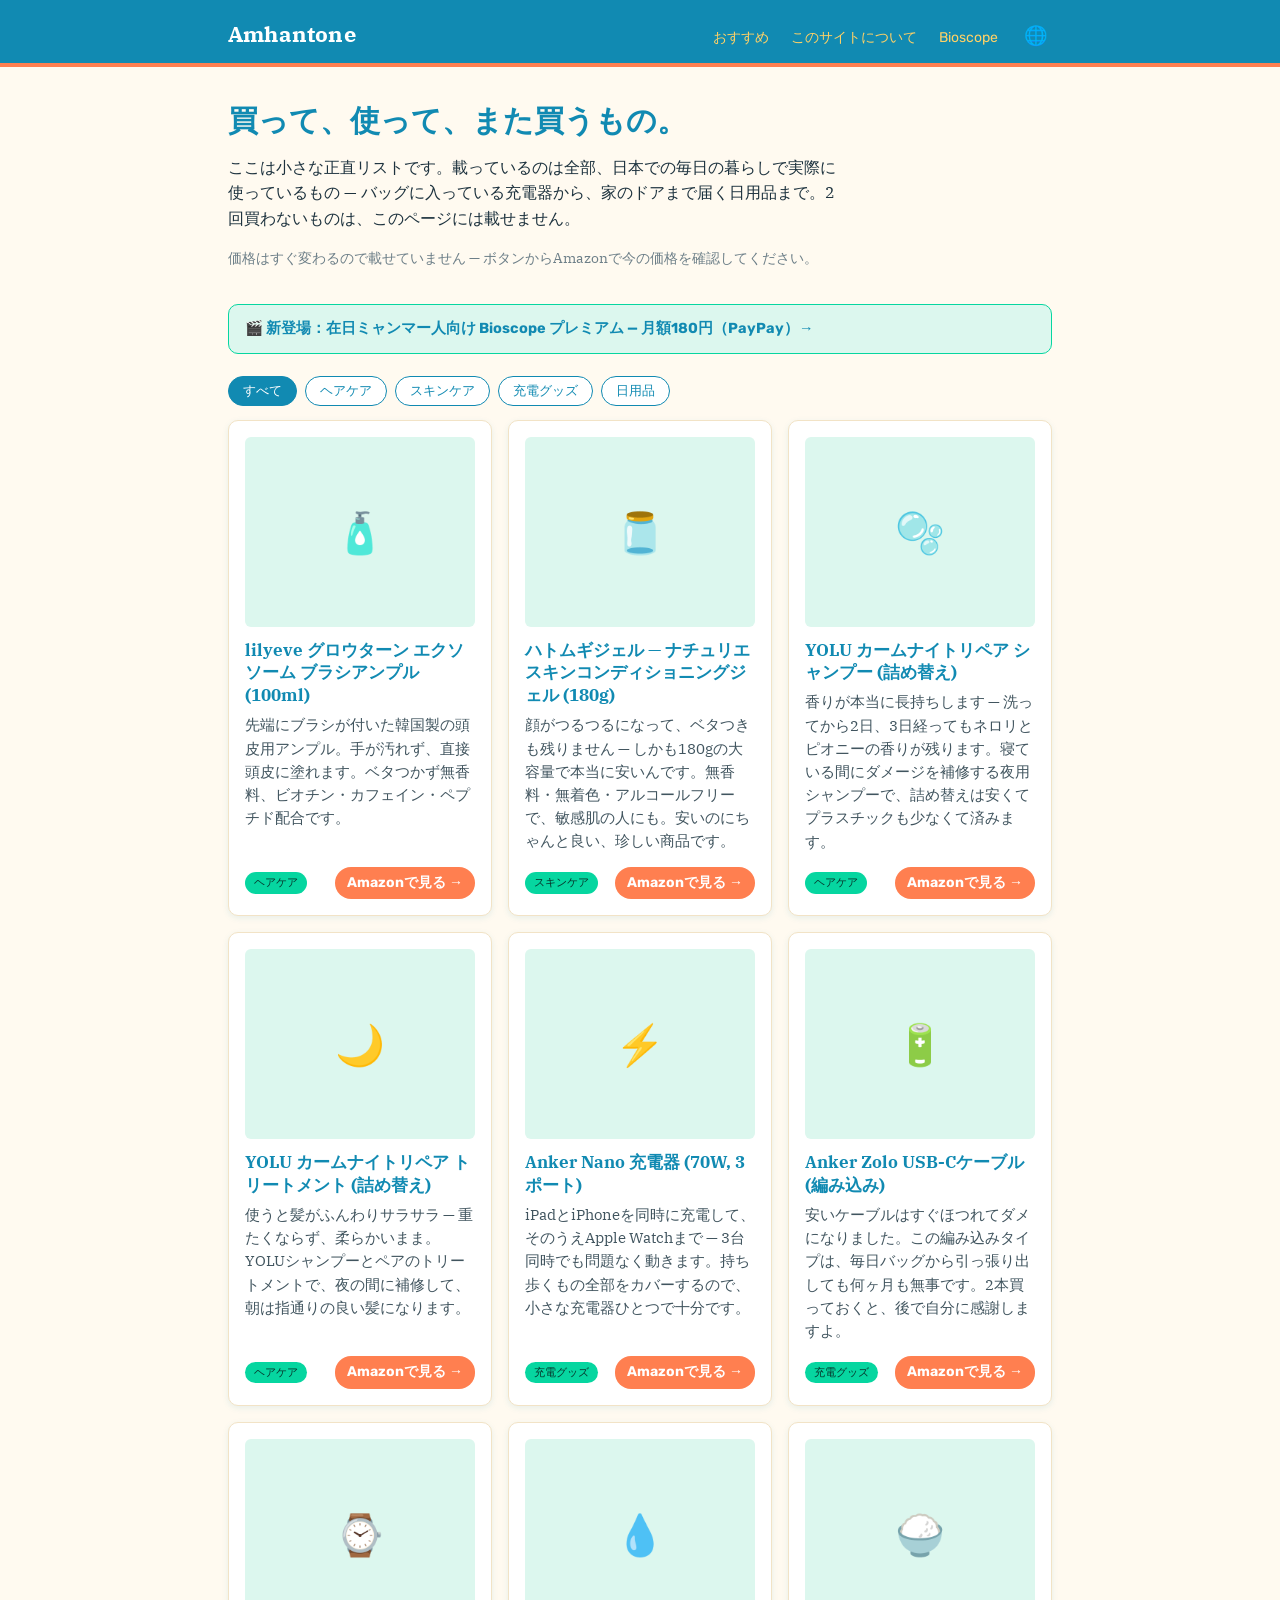
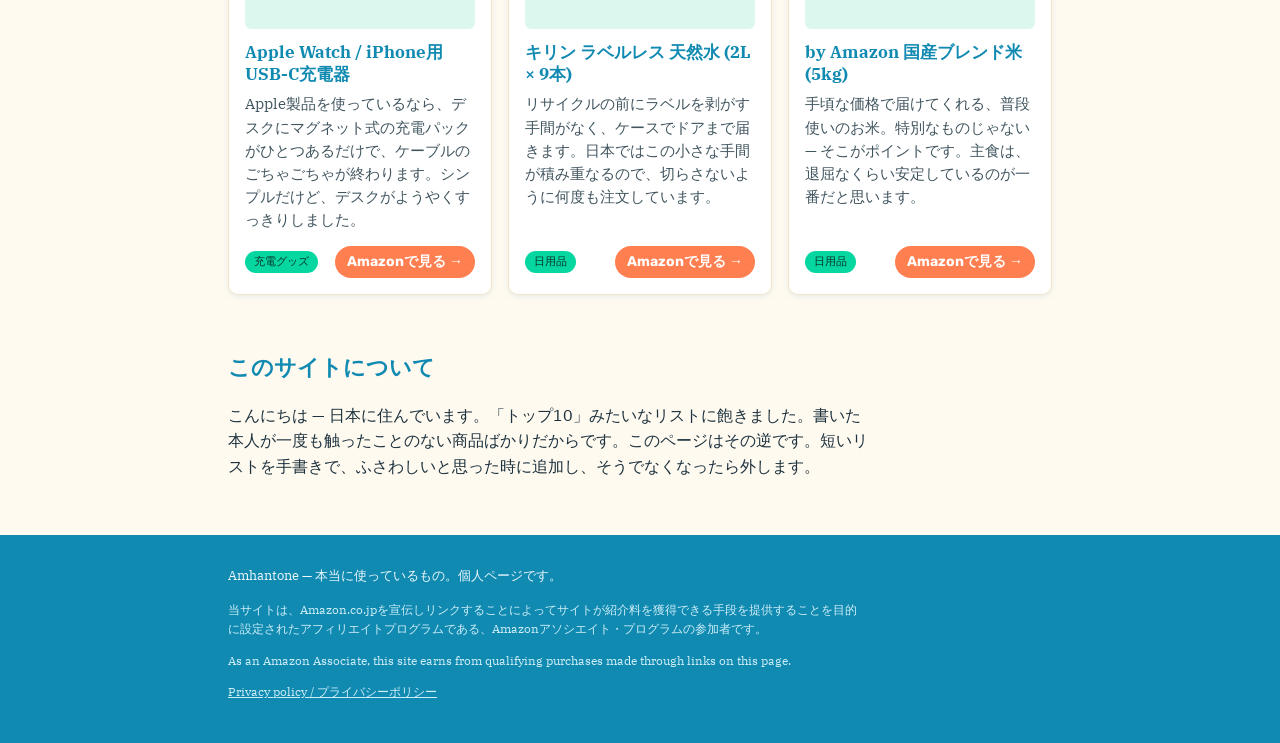
<file: index.html>
<!DOCTYPE html>
<html lang="en">
<head>
<meta charset="UTF-8">
<meta name="viewport" content="width=device-width, initial-scale=1.0">
<title>Amhantone — stuff I actually use</title>
<meta name="description" content="A short list of everyday things I actually buy and use, mostly from Amazon Japan. No hype, just notes.">
<link rel="stylesheet" href="style.css">
<link rel="preconnect" href="https://fonts.googleapis.com">
<link rel="preconnect" href="https://fonts.gstatic.com" crossorigin>
<link href="https://fonts.googleapis.com/css2?family=IBM+Plex+Serif:ital,wght@0,100;0,200;0,300;0,400;0,500;0,600;0,700;1,100;1,200;1,300;1,400;1,500;1,600;1,700&family=Rubik:ital,wght@0,300..900;1,300..900&display=swap" rel="stylesheet">
<!-- Google AdSense — site verification + ad loading. Owner preference: normal, non-adult ads only (sensitive categories to be blocked in the AdSense dashboard: Blocking controls). -->
<script async src="https://pagead2.googlesyndication.com/pagead/js/adsbygoogle.js?client=ca-pub-2528882598466223"
     crossorigin="anonymous"></script>
</head>
<body>

<header>
  <div class="wrap">
    <a class="site-title" href="index.html">Amhantone</a>
    <nav>
      <a href="#picks" id="t-picks">Picks</a>
      <a href="#about" id="t-about">About</a>
      <a href="bioscope.html">Bioscope</a>
      <span class="lang-menu">
        <button type="button" id="lang-btn" title="Language / 言語" aria-haspopup="true" aria-expanded="false">🌐</button>
        <span class="lang-pop" id="lang-pop" hidden>
          <button type="button" data-lang="en">English</button>
          <button type="button" data-lang="ja">日本語</button>
        </span>
      </span>
    </nav>
  </div>
</header>

<main class="wrap">

  <section class="intro">
    <h1 id="t-h1">Things I buy, use, and buy again.</h1>
    <p id="t-intro">This is a small, honest list. Everything here is something I use in my
    daily life in Japan — chargers that live in my bag, staples that show up
    at my door. If I wouldn't buy it twice, it's not on this page.</p>
    <p class="muted" id="t-prices">Prices change all the time, so I don't list them — the
    button takes you to Amazon to check the current one.</p>
  </section>

  <p style="background:#dcf7ee; border:1px solid #06d6a0; border-radius:10px; padding:12px 16px; font-family:'Rubik', Arial, sans-serif; font-size:14.5px;">
    <a id="t-bio" href="bioscope.html" style="color:#118ab2; font-weight:bold; text-decoration:none;">🎬 New: Bioscope Premium for Myanmar in Japan — ¥180/month via PayPay →</a>
  </p>

  <!-- AdSense: ONE small banner in normal flow — never sticky, never a pop-up.
       Stays completely hidden until a publisher ID is set in ads.js. -->
  <div id="ad-slot" class="ad-slot" hidden></div>

  <section id="picks">
    <div class="filters" id="filters"></div>
    <div class="grid" id="grid"></div>
  </section>

  <section id="about">
    <h2 id="t-about-h">About this site</h2>
    <p id="t-about-p">Hi — I live in Japan and I got tired of "top 10" lists written by
    people who never touched the products. This page is the opposite: a
    short list, written by hand, updated when something earns its place
    or loses it.</p>
  </section>

</main>

<footer>
  <div class="wrap">
    <p id="t-foot">Amhantone — stuff I actually use. A personal page.</p>
    <p class="disclosure">当サイトは、Amazon.co.jpを宣伝しリンクすることによってサイトが紹介料を獲得できる手段を提供することを目的に設定されたアフィリエイトプログラムである、Amazonアソシエイト・プログラムの参加者です。</p>
    <p class="disclosure">As an Amazon Associate, this site earns from qualifying purchases made through links on this page.</p>
    <p class="disclosure"><a href="privacy.html" style="color:#cdeef7;">Privacy policy / プライバシーポリシー</a></p>
  </div>
</footer>

<script src="products.js?v=12"></script>
<script src="ads.js?v=1"></script>
<script>
  function withTag(url) {
    // Short links from Associates Central already carry the tag — use them exactly as given.
    if (url.indexOf("link.amazon") !== -1) return url;
    if (!AFFILIATE_TAG || AFFILIATE_TAG === "YOURTAG-22") return url;
    var sep = url.indexOf("?") === -1 ? "?" : "&";
    return url + sep + "tag=" + encodeURIComponent(AFFILIATE_TAG);
  }

  // ---- Language (EN / 日本語) ----
  var STRINGS = {
    en: {
      title: "Amhantone — stuff I actually use",
      picks: "Picks", about: "About",
      h1: "Things I buy, use, and buy again.",
      intro: "This is a small, honest list. Everything here is something I use in my daily life in Japan — chargers that live in my bag, staples that show up at my door. If I wouldn't buy it twice, it's not on this page.",
      prices: "Prices change all the time, so I don't list them — the button takes you to Amazon to check the current one.",
      aboutH: "About this site",
      aboutP: "Hi — I live in Japan and I got tired of \"top 10\" lists written by people who never touched the products. This page is the opposite: a short list, written by hand, updated when something earns its place or loses it.",
      foot: "Amhantone — stuff I actually use. A personal page.",
      bio: "🎬 New: Bioscope Premium for Myanmar in Japan — ¥180/month via PayPay →",
      buy: "View on Amazon →",
      cats: { "All": "All", "Hair care": "Hair care", "Skin care": "Skin care", "Charging": "Charging", "Home": "Home" }
    },
    ja: {
      title: "Amhantone — 本当に使っているもの",
      picks: "おすすめ", about: "このサイトについて",
      h1: "買って、使って、また買うもの。",
      intro: "ここは小さな正直リストです。載っているのは全部、日本での毎日の暮らしで実際に使っているもの — バッグに入っている充電器から、家のドアまで届く日用品まで。2回買わないものは、このページには載せません。",
      prices: "価格はすぐ変わるので載せていません — ボタンからAmazonで今の価格を確認してください。",
      aboutH: "このサイトについて",
      aboutP: "こんにちは — 日本に住んでいます。「トップ10」みたいなリストに飽きました。書いた本人が一度も触ったことのない商品ばかりだからです。このページはその逆です。短いリストを手書きで、ふさわしいと思った時に追加し、そうでなくなったら外します。",
      foot: "Amhantone — 本当に使っているもの。個人ページです。",
      bio: "🎬 新登場：在日ミャンマー人向け Bioscope プレミアム — 月額180円（PayPay）→",
      buy: "Amazonで見る →",
      cats: { "All": "すべて", "Hair care": "ヘアケア", "Skin care": "スキンケア", "Charging": "充電グッズ", "Home": "日用品" }
    },
    my: {
      title: "Amhantone — တကယ်သုံးနေတဲ့ပစ္စည်းများ",
      picks: "ရွေးချယ်မှု", about: "ဒီဆိုက်အကြောင်း",
      h1: "ဝယ်တယ်၊ သုံးတယ်၊ ပြန်ဝယ်တယ်။",
      intro: "ဒါဟာ သေးငယ်ပေမယ့် ရိုးသားတဲ့ စာရင်းတစ်ခုပါ။ ဒီမှာပါတာအားလုံးဟာ ဂျပန်မှာ နေ့စဉ်ဘဝထဲ တကယ်သုံးနေတဲ့ပစ္စည်းတွေပါ — အိတ်ထဲမှာ အမြဲပါတဲ့ အားသွင်းကိရိယာတွေကနေ အိမ်တံခါးဆီ ရောက်လာတဲ့ နေ့သုံးပစ္စည်းတွေအထိ။ နှစ်ခါပြန်မဝယ်မယ့်ပစ္စည်းဆိုရင် ဒီစာမျက်နှာမှာ မပါပါဘူး။",
      prices: "ဈေးနှုန်းတွေက အမြဲပြောင်းနေတာမို့ မရေးထားပါဘူး — ခလုတ်ကိုနှိပ်ပြီး Amazon မှာ လက်ရှိဈေးကို စစ်ကြည့်ပါ။",
      aboutH: "ဒီဆိုက်အကြောင်း",
      aboutP: "မင်္ဂလာပါ — ကျွန်တော် ဂျပန်မှာ နေပါတယ်။ ကိုယ်တိုင်တစ်ခါမှ မထိဖူးတဲ့ ပစ္စည်းတွေအကြောင်း ရေးထားတဲ့ \"ထိပ်ဆုံး ၁၀ ခု\" စာရင်းတွေကို ငြီးငွေ့လာလို့ပါ။ ဒီစာမျက်နှာက အဲဒါနဲ့ ဆန့်ကျင်ဘက်ပါ — တိုတောင်းတဲ့စာရင်း၊ လက်နဲ့ရေးထားတာ၊ ပစ္စည်းတစ်ခုက နေရာရထိုက်တဲ့အခါ ထည့်ပြီး၊ မရထိုက်တော့တဲ့အခါ ဖြုတ်ပါတယ်။",
      foot: "Amhantone — တကယ်သုံးနေတဲ့ပစ္စည်းများ။ ကိုယ်ပိုင်စာမျက်နှာပါ။",
      buy: "Amazon မှာ ကြည့်ရန် →",
      cats: { "All": "အားလုံး", "Hair care": "ဆံပင်စောင့်ရှောက်မှု", "Skin care": "အသားအရေစောင့်ရှောက်မှု", "Charging": "အားသွင်းပစ္စည်းများ", "Home": "အိမ်သုံးပစ္စည်းများ" }
    }
  };

  var lang = "ja";
  try {
    var saved = localStorage.getItem("amhantone-lang");
    if (saved === "en" || saved === "ja") lang = saved;
  } catch (e) {}

  var grid = document.getElementById("grid");
  var filters = document.getElementById("filters");
  var cats = ["All"];
  PRODUCTS.forEach(function (p) {
    if (cats.indexOf(p.category) === -1) cats.push(p.category);
  });
  var currentCat = "All";

  function catLabel(c) {
    return STRINGS[lang].cats[c] || c;
  }

  function render(cat) {
    currentCat = cat;
    grid.innerHTML = "";
    PRODUCTS.filter(function (p) {
      return cat === "All" || p.category === cat;
    }).forEach(function (p) {
      var name = p["name_" + lang] || p.name;
      var note = p["note_" + lang] || p.note;
      var card = document.createElement("article");
      card.className = "card";
      card.innerHTML =
        '<div class="ph"><div class="tile">' + p.emoji + "</div>" +
          (p.img ? '<img class="pimg" loading="lazy" alt="" src="' + p.img + '" onerror="this.remove()">' : "") +
        "</div>" +
        "<h3>" + name + "</h3>" +
        '<p class="note">' + note + "</p>" +
        '<div class="card-foot">' +
          '<span class="pill">' + catLabel(p.category) + "</span>" +
          '<a class="buy" target="_blank" rel="nofollow sponsored noopener" href="' +
            withTag(p.link) + '">' + STRINGS[lang].buy + "</a>" +
        "</div>";
      grid.appendChild(card);
    });
  }

  function buildFilters() {
    filters.innerHTML = "";
    cats.forEach(function (c) {
      var b = document.createElement("button");
      b.textContent = catLabel(c);
      if (c === currentCat) b.className = "active";
      b.onclick = function () {
        filters.querySelectorAll("button").forEach(function (x) { x.className = ""; });
        b.className = "active";
        render(c);
      };
      filters.appendChild(b);
    });
  }

  function setLang(l) {
    lang = l;
    try { localStorage.setItem("amhantone-lang", l); } catch (e) {}
    var s = STRINGS[l];
    document.documentElement.lang = l;
    document.title = s.title;
    document.getElementById("t-picks").textContent = s.picks;
    document.getElementById("t-about").textContent = s.about;
    document.getElementById("t-h1").textContent = s.h1;
    document.getElementById("t-intro").textContent = s.intro;
    document.getElementById("t-prices").textContent = s.prices;
    document.getElementById("t-about-h").textContent = s.aboutH;
    document.getElementById("t-about-p").textContent = s.aboutP;
    document.getElementById("t-foot").textContent = s.foot;
    document.getElementById("t-bio").textContent = s.bio;
    document.querySelectorAll("#lang-pop button").forEach(function (b) {
      b.className = b.getAttribute("data-lang") === l ? "on" : "";
    });
    buildFilters();
    render(currentCat);
  }

  var langBtn = document.getElementById("lang-btn");
  var langPop = document.getElementById("lang-pop");
  function closePop() {
    langPop.hidden = true;
    langBtn.setAttribute("aria-expanded", "false");
  }
  langBtn.onclick = function (ev) {
    ev.stopPropagation();
    var open = langPop.hidden;
    if (open) {
      langPop.hidden = false;
      langBtn.setAttribute("aria-expanded", "true");
    } else {
      closePop();
    }
  };
  langPop.querySelectorAll("button").forEach(function (b) {
    b.onclick = function () {
      setLang(b.getAttribute("data-lang"));
      closePop();
    };
  });
  document.addEventListener("click", function (ev) {
    if (!langPop.hidden && !langPop.contains(ev.target)) closePop();
  });

  setLang(lang);
</script>

</body>
</html>
</file>
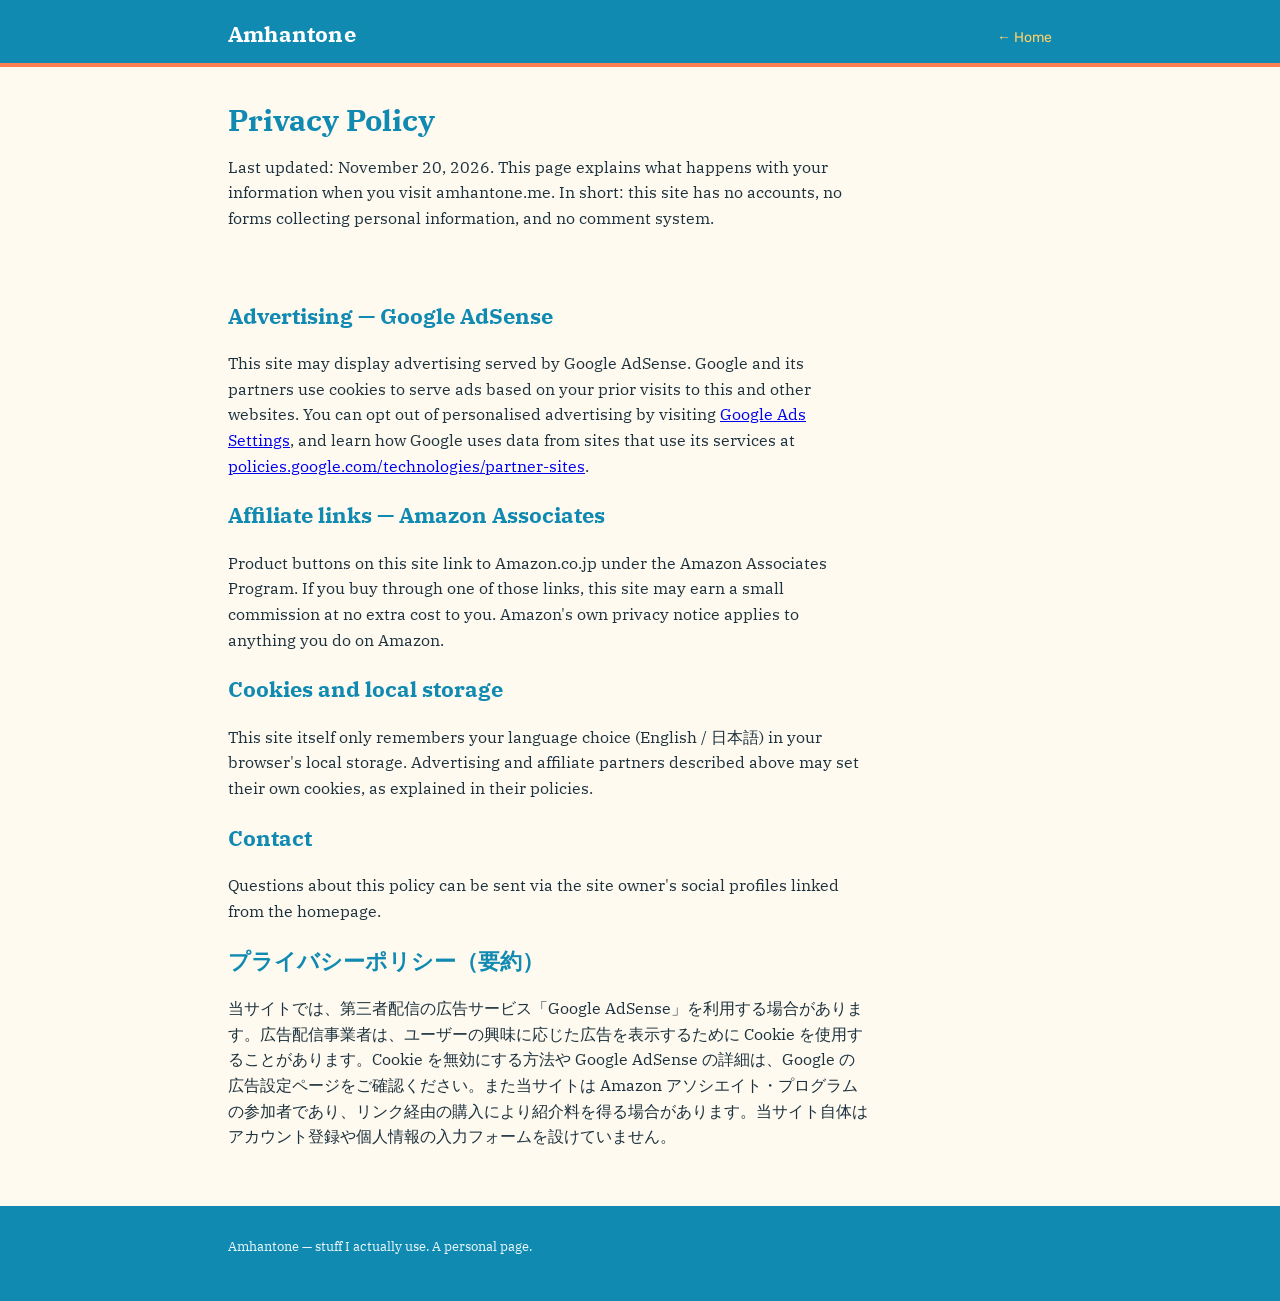
<file: privacy.html>
<!DOCTYPE html>
<html lang="en">
<head>
<meta charset="UTF-8">
<meta name="viewport" content="width=device-width, initial-scale=1.0">
<title>Privacy Policy — Amhantone</title>
<meta name="description" content="Privacy policy for amhantone.me: advertising, cookies, and affiliate links.">
<link rel="stylesheet" href="style.css">
<link rel="preconnect" href="https://fonts.googleapis.com">
<link rel="preconnect" href="https://fonts.gstatic.com" crossorigin>
<link href="https://fonts.googleapis.com/css2?family=IBM+Plex+Serif:ital,wght@0,400;0,600;0,700&family=Rubik:wght@400;700&display=swap" rel="stylesheet">
<!-- Google AdSense — site verification + ad loading. Owner preference: normal, non-adult ads only (sensitive categories to be blocked in the AdSense dashboard: Blocking controls). -->
<script async src="https://pagead2.googlesyndication.com/pagead/js/adsbygoogle.js?client=ca-pub-2528882598466223"
     crossorigin="anonymous"></script>
</head>
<body>

<header>
  <div class="wrap">
    <a class="site-title" href="index.html">Amhantone</a>
    <nav><a href="index.html">← Home</a></nav>
  </div>
</header>

<main class="wrap">
  <section class="intro">
    <h1>Privacy Policy</h1>
    <p>Last updated: November 20, 2026. This page explains what happens with
    your information when you visit amhantone.me. In short: this site has no
    accounts, no forms collecting personal information, and no comment system.</p>
  </section>

  <section id="about">
    <h2>Advertising — Google AdSense</h2>
    <p>This site may display advertising served by Google AdSense. Google and
    its partners use cookies to serve ads based on your prior visits to this
    and other websites. You can opt out of personalised advertising by visiting
    <a href="https://www.google.com/settings/ads">Google Ads Settings</a>, and
    learn how Google uses data from sites that use its services at
    <a href="https://policies.google.com/technologies/partner-sites">policies.google.com/technologies/partner-sites</a>.</p>

    <h2>Affiliate links — Amazon Associates</h2>
    <p>Product buttons on this site link to Amazon.co.jp under the Amazon
    Associates Program. If you buy through one of those links, this site may
    earn a small commission at no extra cost to you. Amazon's own privacy
    notice applies to anything you do on Amazon.</p>

    <h2>Cookies and local storage</h2>
    <p>This site itself only remembers your language choice (English / 日本語)
    in your browser's local storage. Advertising and affiliate partners
    described above may set their own cookies, as explained in their policies.</p>

    <h2>Contact</h2>
    <p>Questions about this policy can be sent via the site owner's social
    profiles linked from the homepage.</p>

    <h2>プライバシーポリシー（要約）</h2>
    <p>当サイトでは、第三者配信の広告サービス「Google AdSense」を利用する場合があります。広告配信事業者は、ユーザーの興味に応じた広告を表示するために Cookie を使用することがあります。Cookie を無効にする方法や Google AdSense の詳細は、Google の広告設定ページをご確認ください。また当サイトは Amazon アソシエイト・プログラムの参加者であり、リンク経由の購入により紹介料を得る場合があります。当サイト自体はアカウント登録や個人情報の入力フォームを設けていません。</p>
  </section>
</main>

<footer>
  <div class="wrap">
    <p>Amhantone — stuff I actually use. A personal page.</p>
  </div>
</footer>

</body>
</html>
</file>
<file: style.css>
/* Hand-made look, Color Hunt palette:
   coral #FF7F50, yellow #FFD166, mint #06D6A0, ocean blue #118AB2.
   https://colorhunt.co/palette/ff7f50ffd16606d6a0118ab2 */
* { box-sizing: border-box; }

body {
  margin: 0;
  font-family: 'IBM Plex Serif', Georgia, "Hiragino Mincho ProN", serif;
  background: #fffaf0;
  color: #1d323e;
  line-height: 1.6;
}

.wrap { max-width: 860px; margin: 0 auto; padding: 0 18px; }

header {
  background: #118ab2;
  border-bottom: 4px solid #ff7f50;
}
header .wrap {
  display: flex; justify-content: space-between; align-items: baseline;
  padding-top: 16px; padding-bottom: 12px;
}
.site-title { font-size: 22px; font-weight: bold; letter-spacing: .2px; color: #ffffff; }
a.site-title { text-decoration: none; cursor: pointer; }
nav a {
  color: #ffd166; text-decoration: none; margin-left: 18px;
  font-family: 'Rubik', Arial, sans-serif; font-size: 14px;
}
nav a:hover { color: #ffffff; text-decoration: underline; }

.lang-menu { position: relative; margin-left: 18px; }
#lang-btn {
  background: transparent; border: none; cursor: pointer;
  font-size: 19px; line-height: 1; padding: 2px 4px;
  vertical-align: baseline;
}
#lang-btn:hover { transform: scale(1.15); }
.lang-pop {
  position: absolute; right: 0; top: calc(100% + 8px); z-index: 20;
  background: #ffffff; border: 1px solid #118ab2; border-radius: 10px;
  box-shadow: 0 6px 18px rgba(17, 45, 78, .25);
  padding: 5px; min-width: 130px;
}
.lang-pop button {
  display: block; width: 100%; text-align: left;
  font-family: 'Rubik', Arial, sans-serif; font-size: 13.5px;
  background: transparent; color: #1d323e; border: none;
  padding: 7px 10px; border-radius: 6px; cursor: pointer;
}
.lang-pop button:hover { background: #dcf7ee; }
.lang-pop button.on { font-weight: bold; color: #118ab2; }
.lang-pop button.on::after { content: " ✓"; color: #06d6a0; }

.intro { padding: 34px 0 6px; }
.intro h1 { font-size: 30px; margin: 0 0 10px; line-height: 1.25; color: #118ab2; }
.intro p { max-width: 620px; }
.muted { color: #6d7f88; font-size: 14px; }

.filters { margin: 22px 0 14px; }
.filters button {
  font-family: 'Rubik', Arial, sans-serif; font-size: 13px;
  background: #ffffff; color: #118ab2;
  border: 1px solid #118ab2; border-radius: 20px;
  padding: 5px 14px; margin-right: 8px; cursor: pointer;
}
.filters button.active { background: #118ab2; color: #ffffff; border-color: #118ab2; }

.grid {
  display: grid; gap: 16px;
  grid-template-columns: repeat(auto-fill, minmax(250px, 1fr));
  padding-bottom: 10px;
}
.card {
  background: #ffffff; border: 1px solid #f2e3c6; border-radius: 10px;
  box-shadow: 0 2px 6px rgba(17, 138, 178, .10);
  padding: 16px; display: flex; flex-direction: column;
}
.tile {
  font-size: 40px; text-align: center; padding: 18px 0 10px;
  background: #dcf7ee; border-radius: 6px;
}
/* Product photo sits over the emoji tile; if a photo fails to load it
   removes itself and the emoji shows instead. */
.ph { position: relative; height: 190px; }
.ph .tile {
  height: 100%; display: flex; align-items: center; justify-content: center;
  padding: 0;
}
.pimg {
  position: absolute; inset: 0; width: 100%; height: 100%;
  object-fit: contain; background: #fff; border-radius: 6px; padding: 8px;
}
.card h3 { font-size: 17px; margin: 12px 0 6px; line-height: 1.35; color: #118ab2; }
.note { font-size: 14.5px; color: #41555f; flex: 1; margin: 0 0 14px; }
.card-foot {
  display: flex; justify-content: space-between; align-items: center;
}
.pill {
  font-family: 'Rubik', Arial, sans-serif; font-size: 11px;
  background: #06d6a0; color: #07332a; border-radius: 12px;
  padding: 2px 9px;
}
.buy {
  font-family: 'Rubik', Arial, sans-serif; font-size: 14px; font-weight: bold;
  background: #ff7f50; color: #ffffff; text-decoration: none;
  border-radius: 16px; padding: 5px 12px;
}
.buy:hover { background: #118ab2; color: #ffffff; }

/* AdSense banner — one small, quiet slot in normal flow.
   Not sticky, not floating, no overlay. Collapses when empty. */
.ad-slot { margin: 18px auto 4px; max-width: 728px; text-align: center; }
.ad-slot[hidden] { display: none; }
.ad-label {
  font-family: 'Rubik', Arial, sans-serif; font-size: 11px;
  color: #6d7f88; margin: 0 0 4px; letter-spacing: .4px;
}
.ad-banner { display: block; width: 100%; max-height: 110px; overflow: hidden; }

#about { padding: 26px 0 10px; max-width: 640px; }
#about h2 { font-size: 22px; color: #118ab2; }

footer {
  background: #118ab2; margin-top: 30px;
  padding: 18px 0 30px; font-size: 13px; color: #eaf7fb;
}
footer .disclosure { font-size: 12px; max-width: 640px; color: #cdeef7; }
</file>
